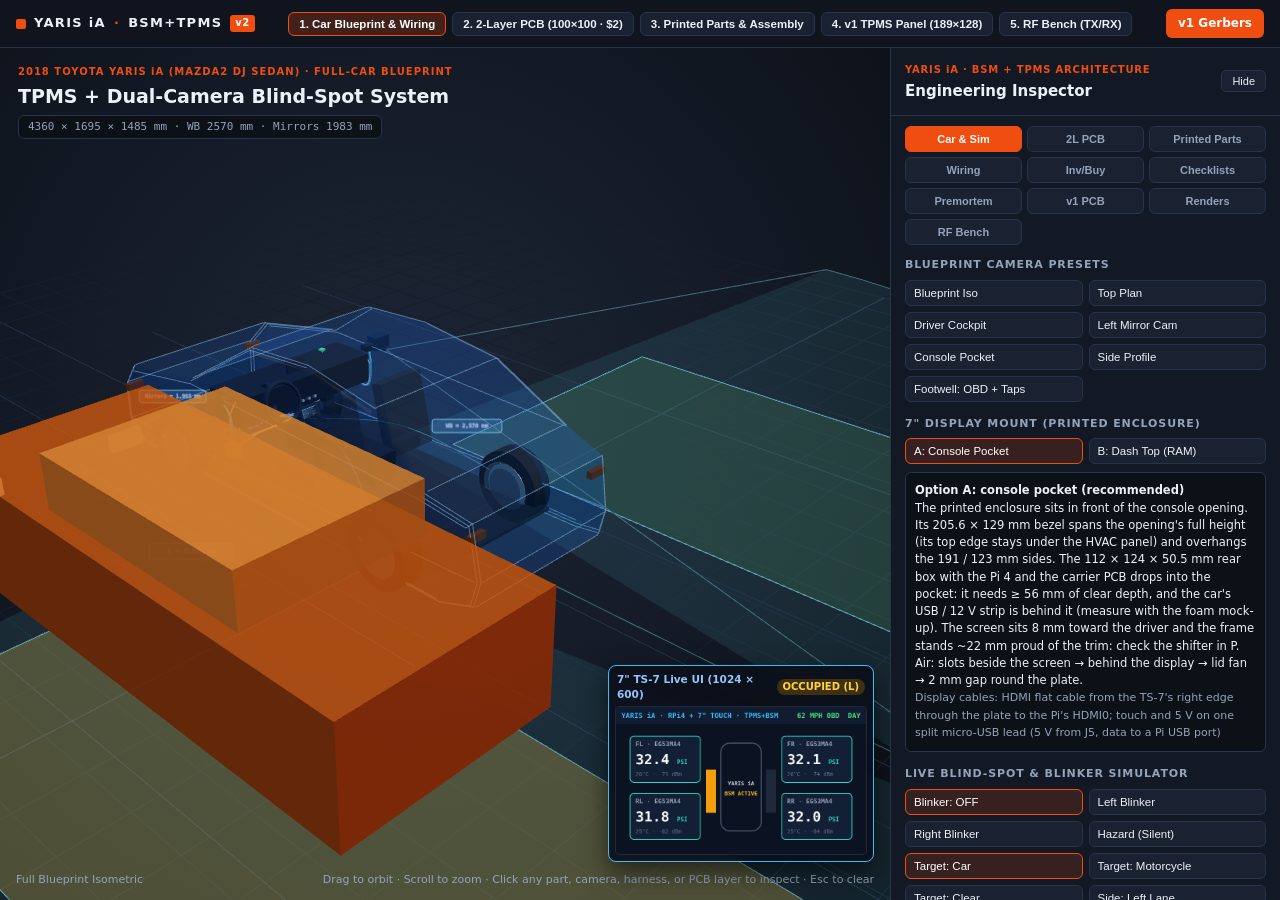
<file: index.html>
<!doctype html>
<html lang="en">
  <meta charset="utf-8" /><title>TPMS Panel (2018 Yaris iA) 3-D viewer</title>
  <script>
    location.replace("04-viewer/viewer/" + location.search + location.hash);
  </script>
  <a href="04-viewer/viewer/">Open the TPMS Panel 3-D viewer</a>
</html>
</file>
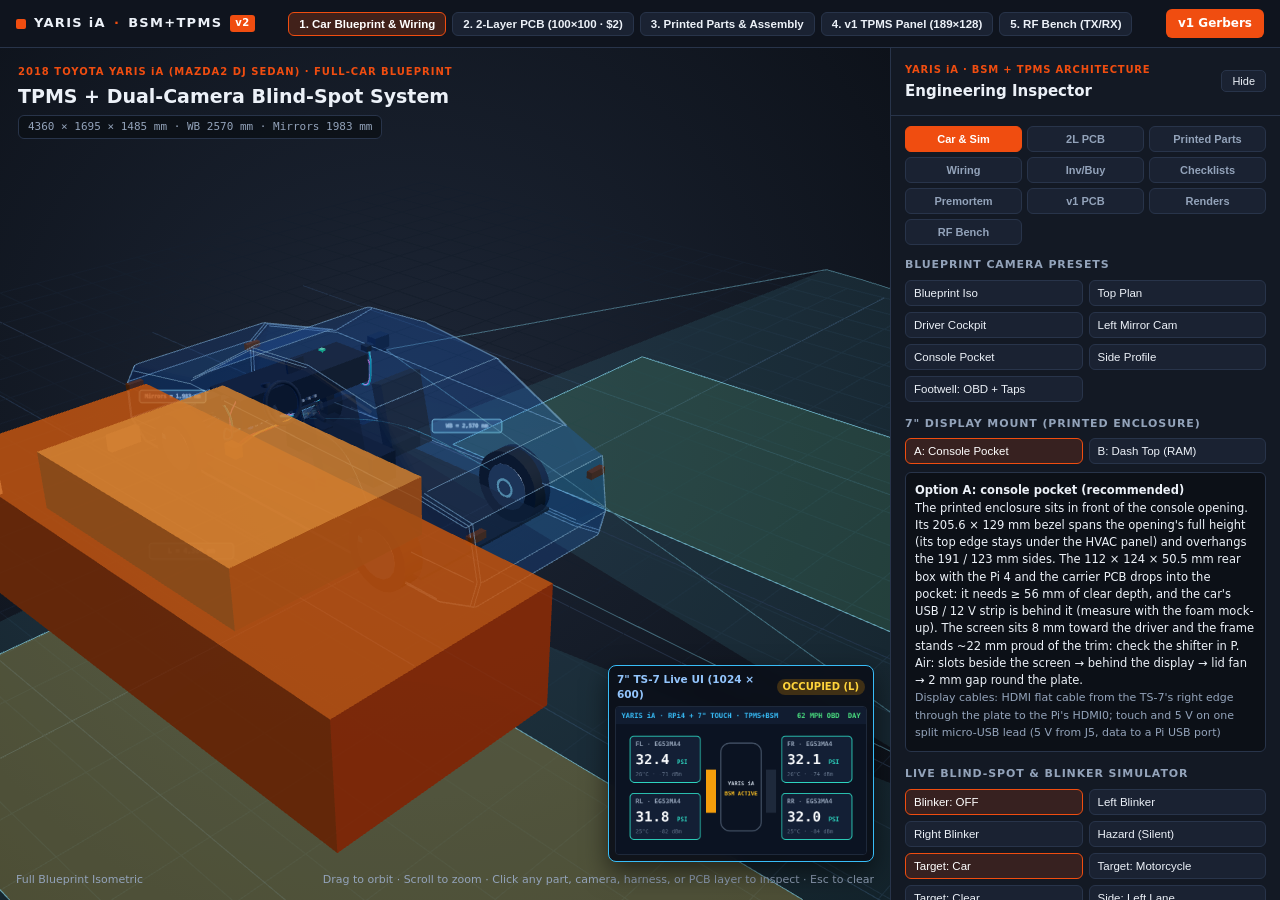
<file: 04-viewer/viewer/index.html>
<!doctype html>
<html lang="en">
  <head>
    <meta charset="utf-8" />
    <meta name="viewport" content="width=device-width,initial-scale=1" />
    <title>2018 Toyota Yaris iA · TPMS + Dual-Camera BSM + 2-Layer PCB 3-D Viewer</title>
    <link rel="icon" href="data:," />
    <link rel="stylesheet" href="style.css" />
    <script type="importmap">
      { "imports": { "three": "./vendor/three.module.js", "three/addons/": "./vendor/addons/" } }
    </script>
  </head>
  <body>
    <header>
      <div class="wordmark"><i></i>YARIS iA<span>·</span>BSM+TPMS <b>v2</b></div>
      <div class="mode-switch" role="tablist" aria-label="3-D Scene Mode">
        <button class="hdr-btn active" id="mode-car" data-mode="car">1. Car Blueprint &amp; Wiring</button>
        <button class="hdr-btn" id="mode-pcb6" data-mode="pcb6">2. 2-Layer PCB (100×100 · $2)</button>
        <button class="hdr-btn" id="mode-parts" data-mode="parts">3. Printed Parts &amp; Assembly</button>
        <button class="hdr-btn" id="mode-v1" data-mode="v1">4. v1 TPMS Panel (189×128)</button>
        <button class="hdr-btn" id="mode-rf" data-mode="rf">5. RF Bench (TX/RX)</button>
      </div>
      <div class="hdr-actions">
        <a href="../../03-manufacturing/production/tpms_panel_gerbers_jlcpcb.zip" download>v1 Gerbers</a>
      </div>
    </header>
    <main>
      <div id="stage" aria-label="2018 Yaris iA TPMS & BSM 3D viewer">
        <div id="scene"></div>
        <canvas id="overlay"></canvas>
        <div class="stage-title">
          <small id="eyebrow">2018 TOYOTA YARIS iA (MAZDA2 DJ SEDAN) · FULL-CAR BLUEPRINT</small>
          <h1 id="stage-title">TPMS + Dual-Camera Blind-Spot System</h1>
          <div id="dimension">4360 × 1695 × 1485 mm · WB 2570 mm · Mirrors 1983 mm</div>
        </div>

        <div id="hud-preview-box">
          <div class="hud-preview-bar">
            <span>7" TS-7 Live UI (1024 × 600)</span>
            <span id="bsm-state-pill" class="pill pass">CLEAR</span>
          </div>
          <canvas id="hud-preview-canvas" width="320" height="188"></canvas>
        </div>

        <div id="inspect-hud" hidden></div>
        <div id="tip" hidden></div>
        <div id="stage-foot">
          <span id="view-label">Full Blueprint Isometric</span>
          <span>Drag to orbit · Scroll to zoom · Click any part, camera, harness, or PCB layer to inspect · Esc to clear</span>
        </div>
        <div id="media" hidden>
          <button id="media-close" class="hud-btn primary">✕ Return to 3-D View</button>
          <img id="studio-img" alt="KiCad 3-D PCB Render" hidden />
          <div id="caption"></div>
        </div>
        <div id="rf-stage" hidden>
          <div class="rf-head">
            <div>
              <small>315.000 MHz ASK/OOK BENCH TELEMETRY</small>
              <h2>USRP B205mini TX ↔ ESP32 + E07-M1101D (CC1101) RX</h2>
            </div>
            <span class="muted">OTA bench only — keep ≥40–50 dB attenuation if cabled</span>
          </div>
          <div class="rf-kpis">
            <div class="rf-kpi"><small>CC1101 Radio</small><div id="rf-kpi-cc"><strong>Offline</strong><span>Connect ESP32</span></div></div>
            <div class="rf-kpi"><small>Live RSSI</small><div id="rf-kpi-rssi"><strong>—</strong><span>Noise floor —</span></div></div>
            <div class="rf-kpi"><small>Carrier Sense</small><div id="rf-kpi-gdo2"><strong>—</strong><span>GDO0=—</span></div></div>
            <div class="rf-kpi"><small>USRP TX</small><div id="rf-kpi-tx"><strong>0 bursts</strong><span>0 EG53 frames</span></div></div>
            <div class="rf-kpi"><small>ESP32 RX</small><div id="rf-kpi-rx"><strong>0 decoded</strong><span>Waiting</span></div></div>
            <div class="rf-kpi"><small>Demod Activity</small><div id="rf-kpi-noise"><strong>0 edges</strong><span>bursts 0 · drop 0</span></div></div>
          </div>
          <div class="rf-card">
            <div class="rf-card-head">
              <span>Live CC1101 RSSI &amp; GDO2 Carrier Sense</span>
              <span class="muted">Cyan: RSSI (dBm) · Green bar: GDO2=1 · Orange band: USRP TX active</span>
            </div>
            <canvas id="rf-rssi-canvas" width="960" height="165"></canvas>
          </div>
          <div class="rf-split">
            <div class="rf-card">
              <div class="rf-card-head">
                <span>Transmitted (USRP B205mini · 315 MHz)</span>
                <span id="rf-tx-count" class="muted">0 burst(s)</span>
              </div>
              <div class="rf-table-wrap">
                <table class="rf-table">
                  <thead><tr><th>#</th><th>Time</th><th>Mode</th><th>ID</th><th>Payload</th><th>Gain</th><th>TX</th><th>RX Match</th></tr></thead>
                  <tbody id="rf-tx-body"></tbody>
                </table>
              </div>
            </div>
            <div class="rf-card">
              <div class="rf-card-head">
                <span>Received (ESP32 + E07-M1101D)</span>
                <span id="rf-rx-count" class="muted">0 frame(s)</span>
              </div>
              <div class="rf-table-wrap">
                <table class="rf-table">
                  <thead><tr><th>Time</th><th>ID</th><th>Pressure</th><th>Temp</th><th>Flags</th><th>RSSI</th><th>Source</th></tr></thead>
                  <tbody id="rf-rx-body"></tbody>
                </table>
              </div>
            </div>
          </div>
          <div class="rf-card">
            <div class="rf-card-head">
              <span>Schrader EG53MA4 ASK/OOK Manchester Waveform</span>
              <span id="rf-wave-meta" class="muted"></span>
            </div>
            <canvas id="rf-wave-canvas" width="960" height="115"></canvas>
          </div>
          <div class="rf-card">
            <div class="rf-card-head">
              <span>ESP32 Live Serial Log</span>
              <span class="muted">115200 baud</span>
            </div>
            <div id="rf-serial-log" class="rf-console"></div>
          </div>
        </div>
      </div>
      <aside>
        <div class="aside-head">
          <div>
            <small id="aside-eyebrow">YARIS iA · BSM + TPMS ARCHITECTURE</small>
            <h2>Engineering Inspector</h2>
          </div>
          <button id="collapse" aria-expanded="true">Hide</button>
        </div>
        <div id="controls">
          <nav aria-label="Inspector tabs" id="tabs"></nav>

          <!-- TAB 1: CAR BLUEPRINT & LIVE BSM SIMULATOR -->
          <section id="tab-car">
            <h3>Blueprint Camera Presets</h3>
            <div class="buttons" id="car-views"></div>

            <h3>7" Display Mount (printed enclosure)</h3>
            <div class="buttons" id="mount-opts">
              <button class="active" data-mount="console_float">A: Console Pocket</button>
              <button data-mount="dash_top">B: Dash Top (RAM)</button>
            </div>
            <div id="mount-desc" class="card"></div>

            <h3>Live Blind-Spot &amp; Blinker Simulator</h3>
            <div class="buttons" id="sim-blinker">
              <button class="active" data-blink="OFF">Blinker: OFF</button>
              <button data-blink="L">Left Blinker</button>
              <button data-blink="R">Right Blinker</button>
              <button data-blink="HAZARD">Hazard (Silent)</button>
            </div>
            <div class="buttons" id="sim-target" style="margin-top:6px;">
              <button class="active" data-target="car">Target: Car</button>
              <button data-target="motorcycle">Target: Motorcycle</button>
              <button data-target="none">Target: Clear</button>
              <button id="btn-target-side">Side: Left Lane</button>
            </div>
            <label class="range">
              Target Position <output id="target-y-out">-2.4 m</output>
              <input type="range" id="target-y" min="-70" max="20" value="-24" />
            </label>
            <label class="range">
              Speed Gate: OBD, else GPS (on ≥ 12, off &lt; 8 mph) <output id="speed-out">62 mph</output>
              <input type="range" id="speed-mph" min="0" max="75" value="62" />
            </label>
            <div class="switches">
              <label><input type="checkbox" id="sim-auto" checked /> Auto-Pass Target</label>
              <label><input type="checkbox" id="sim-audio" /> Beep Audio</label>
              <label><input type="checkbox" id="sim-night" /> Night Dim Mode</label>
              <label><input type="checkbox" id="sim-hud-pip" checked /> Live 7" HUD PiP</label>
            </div>
            <button class="reset" id="btn-tpms-beep">Test TPMS Reminder Beep</button>

            <h3>Blueprint &amp; Harness Layers</h3>
            <div class="switches">
              <label><input type="checkbox" id="car-xray" checked /> X-Ray Body Shell</label>
              <label><input type="checkbox" id="car-fov" checked /> Camera FOV &amp; ROI</label>
              <label><input type="checkbox" id="car-dims" checked /> Blueprint Dims</label>
              <label><input type="checkbox" id="h-cameras" checked /> Mirror USB Cams</label>
              <label><input type="checkbox" id="h-power" checked /> 12 V ACC / 5 V</label>
              <label><input type="checkbox" id="h-signals" checked /> Blinkers (+ CAN ph. 2)</label>
              <label><input type="checkbox" id="h-alerts" checked /> Door LEDs &amp; Piezo</label>
              <label><input type="checkbox" id="h-sensors" checked /> GPS + OBD speed</label>
              <label><input type="checkbox" id="h-rf" checked /> 315 MHz TPMS RF</label>
            </div>
          </section>

          <!-- TAB 2: 2-LAYER 100x100 CARRIER + PRINTED ENCLOSURE -->
          <section id="tab-pcb6" hidden>
            <h3>2-Layer Carrier PCB + Printed Enclosure</h3>
            <div class="buttons" id="pcb6-views"></div>
            <label class="range">
              Explode Layers + Enclosure <output id="pcb6-explode-out">0%</output>
              <input type="range" id="pcb6-explode" min="0" max="100" value="0" />
            </label>
            <div class="switches">
              <label><input type="checkbox" id="pcb6-stack" /> Printed Enclosure + Display + Pi</label>
              <label><input type="checkbox" id="pcb6-xray" /> X-Ray Copper</label>
              <label><input type="checkbox" id="pcb6-subcolor" /> Color by Zone</label>
            </div>
            <div id="enclosure-card" class="card" hidden></div>
            <h3>v1 → v2 Pinout (from pins_v2.h, audited)</h3>
            <div id="v1-v2-pinout" class="scroll-list"></div>
            <h3>Toggle Individual Copper Layers</h3>
            <div id="pcb6-layers" class="layer-list"></div>
            <h3>Click-to-Inspect PCB Blocks</h3>
            <div id="pcb6-blocks" class="scroll-list"></div>
          </section>

          <!-- PRINTED PARTS: every printed part from the generated STL files, assembled and on the print bed -->
          <section id="tab-parts" hidden>
            <h3>Product</h3>
            <div class="buttons" id="parts-products"></div>
            <h3>Views</h3>
            <div class="buttons" id="parts-views"></div>
            <label class="range">
              Explode <output id="parts-explode-out">0%</output>
              <input type="range" id="parts-explode" min="0" max="100" value="0" />
            </label>
            <div class="switches">
              <label><input type="checkbox" id="parts-bought" checked /> Bought parts</label>
              <label><input type="checkbox" id="parts-context" checked /> Car around it</label>
              <label><input type="checkbox" id="parts-section" /> Section cut</label>
              <label><input type="checkbox" id="parts-fov" checked /> Camera view / LED aim</label>
              <label><input type="checkbox" id="parts-glow" checked /> LED blink</label>
              <label><input type="checkbox" id="parts-xray" /> See-through shell</label>
              <label><input type="checkbox" id="parts-spin" /> Turntable</label>
            </div>
            <button class="reset" id="parts-reset">Reset view</button>
            <div id="parts-card" class="card">Loading the parts…</div>
            <h3>Click-to-Inspect Parts</h3>
            <div id="parts-list" class="scroll-list"></div>
          </section>

          <!-- TAB 3: WIRING, POWER & MOUNTING -->
          <section id="tab-wiring" hidden>
            <h3>2018 Yaris iA Blueprint Specs</h3>
            <dl id="bp-dl"></dl>
            <h3>Complete Harness &amp; Routing Schedule</h3>
            <div id="wiring-list" class="scroll-list tall"></div>
            <h3>5V / 12V Automotive Power Budget</h3>
            <div id="power-list"></div>
          </section>

          <!-- TAB 4: INVENTORY VS BUY BOM -->
          <section id="tab-bom" hidden>
            <h3>System BOM: Lab Inventory vs. Buy</h3>
            <div class="filter-pills" id="bom-filter-pills">
              <button class="active" data-src="ALL">All</button>
              <button data-src="INVENTORY">In Inventory ($0)</button>
              <button data-src="BUY">Buy List</button>
              <button data-src="OPTIONAL">Optional</button>
            </div>
            <input type="search" id="sys-bom-search" placeholder="Search RPi4, Starvis, CC1101, 2-layer, piezo..." />
            <div id="sys-bom-summary" class="card" style="margin-top:0;margin-bottom:8px;"></div>
            <div id="sys-bom-list" class="scroll-list tall"></div>
          </section>

          <!-- TAB 5: INTERACTIVE CHECKLISTS -->
          <section id="tab-checklists" hidden>
            <div class="filter-pills" id="chk-subtabs">
              <button class="active" data-chk="collect">Collect (<span id="chk-cnt-collect">0/0</span>)</button>
              <button data-chk="buy">Buy (<span id="chk-cnt-buy">0/0</span>)</button>
              <button data-chk="measure">Measure (<span id="chk-cnt-measure">0/0</span>)</button>
              <button data-chk="bench">Bench tests (<span id="chk-cnt-bench">0/0</span>)</button>
              <button data-chk="tools">Tools (<span id="chk-cnt-tools">0/0</span>)</button>
              <button data-chk="steps">Build steps (<span id="chk-cnt-steps">0/0</span>)</button>
            </div>
            <div class="prog-wrap"><div id="chk-prog-bar" class="prog-bar"></div></div>
            <div id="chk-prog-label" class="muted" style="margin-bottom:8px;"></div>
            <div id="chk-list" class="scroll-list xtall"></div>
            <button class="reset" id="chk-reset">Reset All Checklists</button>
          </section>

          <!-- TAB 6: PREMORTEM, CORRECTIONS AND THE ORDER GATE (generated from PREMORTEM_v2.md) -->
          <section id="tab-premortem" hidden>
            <h3>Can the v2 PCB be ordered?</h3>
            <div id="gate-verdict" class="card" style="margin-top:0;"></div>
            <div id="gate-list" class="scroll-list"></div>
            <h3>Premortem: <span id="pm-count"></span></h3>
            <div class="filter-pills" id="pm-status-pills">
              <button class="active" data-st="all">All</button>
              <button data-st="fixed">Fixed</button>
              <button data-st="you">Needs you</button>
              <button data-st="plan">Plan</button>
              <button data-st="phase2">Phase 2 (CAN, radar)</button>
              <button data-st="accepted">Accepted</button>
            </div>
            <select id="pm-category" aria-label="Premortem group"></select>
            <div id="premortem-list" class="scroll-list xtall"></div>
            <div class="muted" style="margin-top:6px;">Source: <a href="../../00-project-management/PREMORTEM_v2.md" target="_blank">PREMORTEM_v2.md</a> (synced by 04-viewer/sync_plan.py)</div>
          </section>

          <!-- TAB 5: ORIGINAL v1 TPMS PCB (189x128 KiCad) -->
          <section id="tab-v1" hidden>
            <h3>v1 TPMS Panel (189×128 KiCad STEP)</h3>
            <div class="buttons" id="views"></div>
            <h3>Color mode</h3>
            <div class="buttons" id="colors"></div>
            <label class="range">
              Explode v1 PCB <output id="amount">0%</output>
              <input type="range" id="explode" min="0" max="100" value="0" />
            </label>
            <div class="switches">
              <label><input type="checkbox" id="xray" /> X-ray PCB</label>
              <label><input type="checkbox" id="section" /> Section cut</label>
              <label><input type="checkbox" id="spin" /> Turntable</label>
              <label><input type="checkbox" id="show-all-btn" checked /> All parts visible</label>
            </div>
            <button class="reset" id="reset">Reset v1 view &amp; restore hidden parts</button>
            <h3>v1 BOM Components (<span id="part-count">0</span>)</h3>
            <input type="search" id="filter" placeholder="Filter by ESP32, CC1101, OLED, LED, U3..." />
            <div id="bom-list"></div>
          </section>

          <!-- TAB 6: RENDERS, GERBERS & FIRMWARE -->
          <section id="tab-docs" hidden>
            <h3>KiCad 10 Ray-Traced v1 PCB Renders</h3>
            <div id="studio-list"></div>
            <button class="reset" id="back-3d">← Return to Interactive 3-D</button>
            <h3>Downloads &amp; Manufacturing Files</h3>
            <div id="dl-list"></div>
            <h3>v1 Hardware &amp; ESP32 Bring-Up Firmware</h3>
            <dl id="hw-dl"></dl>
            <dl id="fw-dl" style="margin-top:8px;"></dl>
          </section>

          <!-- TAB 7: LIVE RF BENCH (USRP B205mini TX + ESP32/E07-M1101D RX) -->
          <section id="tab-rf" hidden>
            <h3>ESP32 + E07-M1101D Serial</h3>
            <select id="rf-port-select" class="rf-input" aria-label="ESP32 Serial Port"></select>
            <div class="buttons" style="margin-top:6px;">
              <button id="rf-btn-connect" class="accent-btn">Connect</button>
              <button id="rf-btn-disconnect">Disconnect</button>
              <button id="rf-btn-reset">Reset ESP32</button>
              <button id="rf-btn-dump">Dump Regs (d)</button>
              <button id="rf-btn-profile">Next Profile (p)</button>
              <button id="rf-btn-raw">Toggle Raw (r)</button>
              <button id="rf-btn-squelch" title="RF-01 RSSI squelch gate: compare decode rate and idle noise edges with it on and off">Toggle Squelch (g)</button>
            </div>
            <div id="rf-esp-status" class="card">Disconnected</div>

            <h3>USRP B205mini Transmitter (315 MHz)</h3>
            <div id="rf-usrp-status" class="card">Checking UHD...</div>
            <button id="rf-btn-probe" class="reset">Re-scan USRP (uhd_find_devices)</button>

            <h3>Simulate TX Signal</h3>
            <div id="rf-tx-presets" class="buttons" style="margin-bottom:6px;">
              <button data-id="0x123456" data-psi="31.9" data-temp="77" data-flags="0x058F2001">FL 123456 · 31.9 psi</button>
              <button data-id="0xABCDEF" data-psi="35.0" data-temp="68" data-flags="0x058F2002">FR ABCDEF · 35.0 psi</button>
              <button data-id="0x2FC871" data-psi="33.0" data-temp="72" data-flags="0x058F2001">RL 2FC871 · 33.0 psi</button>
              <button data-id="0x3495AC" data-psi="24.0" data-temp="80" data-flags="0x058F2001">Low 3495AC · 24.0 psi</button>
            </div>
            <div class="rf-form">
              <label>Mode
                <select id="rf-tx-mode" class="rf-input">
                  <option value="eg53ma4">Schrader EG53MA4 (ASK/OOK)</option>
                  <option value="cw">315.000 MHz CW Pulse</option>
                </select>
              </label>
              <label>Sensor ID (hex) <input id="rf-tx-id" class="rf-input" value="0x123456" /></label>
              <label>Pressure (psi) <input id="rf-tx-psi" class="rf-input" type="number" step="0.1" value="31.9" /></label>
              <label>Temp (°F) <input id="rf-tx-temp" class="rf-input" type="number" value="77" /></label>
              <label>Flags (hex) <input id="rf-tx-flags" class="rf-input" value="0x058F2001" /></label>
              <label>Repeats / Burst <input id="rf-tx-repeats" class="rf-input" type="number" min="1" max="4" value="1" /></label>
              <label>Burst Count <input id="rf-tx-count-in" class="rf-input" type="number" min="1" max="10" value="6" /></label>
            </div>
            <label class="range">
              B205mini TX Gain (safe OTA ≤ 55 dB) <output id="rf-tx-gain-out">45 dB</output>
              <input type="range" id="rf-tx-gain" min="0" max="55" value="45" />
            </label>
            <div class="buttons">
              <button id="rf-btn-tx" class="accent-btn">▶ Transmit Burst</button>
              <button id="rf-btn-clear">Clear Logs</button>
            </div>
            <div id="rf-tx-msg" class="muted" style="margin-top:6px;"></div>

            <h3>CC1101 Live Registers</h3>
            <dl id="rf-regs-dl"></dl>
          </section>
        </div>
      </aside>
    </main>
    <script type="module" src="app.js"></script>
  </body>
</html>
</file>
<file: 04-viewer/viewer/style.css>
:root {
  --bg: #0c1017;
  --panel: #131924;
  --panel-2: #1a2232;
  --line: #28344a;
  --ink: #ecf1f8;
  --muted: #93a3ba;
  --accent: #f04d10;
  --ok: #2fb344;
  --warn: #f59f00;
  --bad: #e03131;
}
* { box-sizing: border-box; }
html, body { margin: 0; height: 100%; background: var(--bg); color: var(--ink); font: 13px/1.45 system-ui, -apple-system, Segoe UI, sans-serif; overflow: hidden; }
header { height: 48px; display: flex; align-items: center; justify-content: space-between; padding: 0 16px; border-bottom: 1px solid var(--line); background: #0f141e; gap: 14px; }
.wordmark { font-weight: 800; letter-spacing: 0.1em; display: flex; align-items: center; gap: 8px; white-space: nowrap; }
.wordmark i { width: 10px; height: 10px; border-radius: 2px; background: var(--accent); display: inline-block; }
.wordmark span { color: var(--accent); }
.wordmark b { background: var(--accent); color: #fff; font-size: 10px; padding: 1px 5px; border-radius: 3px; letter-spacing: 0.05em; }
.titlebar { color: var(--muted); font-size: 12px; overflow: hidden; text-overflow: ellipsis; white-space: nowrap; }
.hdr-actions { display: flex; align-items: center; gap: 8px; flex-shrink: 0; }
.hdr-btn { background: var(--panel-2); color: var(--ink); border: 1px solid var(--line); padding: 5px 10px; border-radius: 6px; font-weight: 600; font-size: 11.5px; cursor: pointer; }
.hdr-btn.active { border-color: var(--accent); background: rgba(240, 77, 16, 0.22); color: #fff; }
header a { color: #fff; background: var(--accent); text-decoration: none; padding: 6px 12px; border-radius: 6px; font-weight: 600; font-size: 12px; white-space: nowrap; }
main { display: grid; grid-template-columns: 1fr 390px; height: calc(100% - 48px); }
main.collapsed { grid-template-columns: 1fr 44px; }
main.collapsed #controls, main.collapsed .aside-head > div { display: none; }
main.collapsed .aside-head { padding: 10px 4px; justify-content: center; border-bottom: 0; }
main.collapsed #collapse { writing-mode: vertical-rl; padding: 10px 4px; }
#stage { position: relative; background: radial-gradient(circle at 45% 42%, #1d2636 0%, #0b0f16 100%); overflow: hidden; }
#scene { width: 100%; height: 100%; }
#overlay { position: absolute; inset: 0; width: 100%; height: 100%; pointer-events: none; z-index: 2; }
#callout-layer { position: absolute; inset: 0; pointer-events: none; z-index: 3; overflow: hidden; }
.callout-pill {
  position: absolute; transform: translate(-50%, -50%); pointer-events: auto;
  display: inline-flex; align-items: center; gap: 5px;
  background: rgba(12, 16, 23, 0.86); border: 1px solid rgba(147, 163, 186, 0.42);
  color: #edf3fc; font-size: 10.5px; font-weight: 600; padding: 2px 7px; border-radius: 99px;
  cursor: pointer; white-space: nowrap; backdrop-filter: blur(4px);
  box-shadow: 0 3px 10px rgba(0, 0, 0, 0.45);
}
.callout-pill:hover, .callout-pill.active { border-color: var(--accent); background: rgba(240, 77, 16, 0.28); color: #fff; }
.callout-pill .x-btn {
  display: inline-flex; align-items: center; justify-content: center;
  width: 14px; height: 14px; border-radius: 99px; font-size: 10px; line-height: 1;
  color: var(--muted); background: rgba(255, 255, 255, 0.08);
}
.callout-pill .x-btn:hover { background: var(--bad); color: #fff; }
.stage-title { position: absolute; left: 18px; right: 18px; top: 14px; pointer-events: none; z-index: 3; }
.stage-title small { color: var(--accent); font-weight: 700; letter-spacing: 0.1em; font-size: 10px; }
.stage-title h1 { margin: 2px 0 0; font-size: 19px; font-weight: 700; }
#dimension { display: inline-block; margin-top: 5px; background: rgba(12, 16, 23, 0.82); border: 1px solid var(--line); padding: 3px 9px; border-radius: 6px; font-family: ui-monospace, monospace; font-size: 11px; color: var(--muted); }
#plate-banner {
  position: absolute; left: 18px; top: 68px; right: 18px; z-index: 4;
  background: rgba(15, 20, 30, 0.92); border: 1px solid var(--accent); border-radius: 8px;
  padding: 8px 12px; display: flex; justify-content: space-between; align-items: center; gap: 10px;
  box-shadow: 0 8px 24px rgba(0, 0, 0, 0.45);
}
#plate-banner[hidden] { display: none; }
.plate-banner-btns { display: flex; gap: 6px; flex-shrink: 0; }
#inspect-hud {
  position: absolute; left: 16px; bottom: 38px; width: 340px; max-width: calc(100% - 32px); z-index: 4;
  background: rgba(13, 18, 28, 0.94); border: 1px solid var(--accent); border-radius: 9px;
  padding: 11px 13px; box-shadow: 0 12px 30px rgba(0, 0, 0, 0.58); backdrop-filter: blur(6px);
  font-size: 12px; line-height: 1.45;
}
#inspect-hud[hidden] { display: none; }
.hud-top { display: flex; justify-content: space-between; align-items: flex-start; gap: 8px; margin-bottom: 6px; }
.hud-top strong { font-size: 13.5px; color: #fff; }
.hud-grid { display: grid; grid-template-columns: auto 1fr; gap: 2px 10px; margin: 6px 0; font-size: 11.5px; }
.hud-grid span:nth-child(odd) { color: var(--muted); }
.hud-actions { display: flex; flex-wrap: wrap; gap: 5px; margin-top: 8px; }
.hud-btn {
  background: var(--panel-2); color: var(--ink); border: 1px solid var(--line);
  border-radius: 5px; padding: 4px 8px; font-size: 11px; font-weight: 600; cursor: pointer; text-decoration: none;
}
.hud-btn:hover { border-color: var(--accent); color: #fff; }
.hud-btn.primary { background: var(--accent); border-color: var(--accent); color: #fff; }
#tip {
  position: fixed; pointer-events: none; z-index: 20;
  background: rgba(12, 16, 23, 0.94); border: 1px solid var(--line); color: #fff;
  padding: 4px 8px; border-radius: 5px; font-size: 11.5px; white-space: nowrap;
  box-shadow: 0 4px 12px rgba(0, 0, 0, 0.45);
}
#tip[hidden] { display: none; }
#stage-foot { position: absolute; left: 16px; right: 16px; bottom: 12px; display: flex; justify-content: space-between; font-size: 11px; color: var(--muted); pointer-events: none; z-index: 3; }
#media { position: absolute; inset: 0; background: rgba(9, 12, 18, 0.97); display: flex; flex-direction: column; align-items: center; justify-content: center; padding: 18px; gap: 10px; z-index: 6; }
#media[hidden] { display: none; }
#media-close { position: absolute; top: 14px; right: 16px; }
#media video, #media img { max-width: 100%; max-height: calc(100% - 58px); border-radius: 8px; border: 1px solid var(--line); box-shadow: 0 12px 32px rgba(0, 0, 0, 0.55); }
#caption { color: var(--muted); font-size: 12px; text-align: center; }
aside { background: var(--panel); border-left: 1px solid var(--line); display: flex; flex-direction: column; overflow: hidden; }
.aside-head { padding: 12px 14px; border-bottom: 1px solid var(--line); display: flex; align-items: center; justify-content: space-between; }
.aside-head small { color: var(--accent); font-size: 10px; letter-spacing: 0.08em; font-weight: 700; }
.aside-head h2 { margin: 2px 0 0; font-size: 15px; }
#collapse { background: var(--panel-2); color: var(--ink); border: 1px solid var(--line); border-radius: 5px; padding: 4px 10px; cursor: pointer; font-size: 11px; }
#controls { flex: 1; overflow-y: auto; padding: 10px 14px 18px; }
nav#tabs { display: grid; grid-template-columns: repeat(3, 1fr); gap: 5px; margin-bottom: 12px; }
nav#tabs button { background: var(--panel-2); color: var(--muted); border: 1px solid var(--line); border-radius: 6px; padding: 6px 4px; cursor: pointer; font-size: 11px; font-weight: 600; }
nav#tabs button.active { background: var(--accent); color: #fff; border-color: var(--accent); }
section h3 { font-size: 11px; text-transform: uppercase; letter-spacing: 0.08em; color: var(--muted); margin: 14px 0 7px; }
section h3:first-child { margin-top: 2px; }
.buttons { display: grid; grid-template-columns: repeat(2, 1fr); gap: 6px; }
.buttons button { background: var(--panel-2); color: var(--ink); border: 1px solid var(--line); border-radius: 6px; padding: 6px 8px; cursor: pointer; font-size: 11.5px; text-align: left; }
.buttons button.active { border-color: var(--accent); background: rgba(240, 77, 16, 0.16); color: #fff; }
.filter-pills { display: flex; flex-wrap: wrap; gap: 4px; margin-bottom: 8px; }
.filter-pills button { background: var(--panel-2); color: var(--muted); border: 1px solid var(--line); border-radius: 5px; padding: 3px 8px; font-size: 11px; cursor: pointer; font-weight: 600; }
.filter-pills button.active { border-color: var(--accent); background: rgba(240, 77, 16, 0.2); color: #fff; }
.range { display: block; margin: 8px 0; font-size: 12px; color: var(--ink); }
.range output { float: right; color: var(--accent); font-family: ui-monospace, monospace; font-weight: 700; }
.range input { width: 100%; accent-color: var(--accent); margin-top: 4px; }
.switches { display: grid; grid-template-columns: 1fr 1fr; gap: 6px; margin: 8px 0; font-size: 11.5px; }
.switches label { display: flex; align-items: center; gap: 6px; background: var(--panel-2); border: 1px solid var(--line); padding: 6px 7px; border-radius: 6px; cursor: pointer; }
.reset { width: 100%; margin-top: 8px; background: var(--panel-2); color: var(--ink); border: 1px solid var(--line); border-radius: 6px; padding: 7px; cursor: pointer; font-weight: 600; font-size: 12px; }
.reset:hover { border-color: var(--accent); }
.accent-btn { background: rgba(240, 77, 16, 0.2); border-color: var(--accent); color: #fff; }
input[type="search"] { width: 100%; background: var(--bg); color: var(--ink); border: 1px solid var(--line); border-radius: 6px; padding: 6px 8px; margin-bottom: 6px; }
#part-list, #gate-list, #fit-list, #plates, #solo-parts, #studio-list, #clips { display: flex; flex-direction: column; gap: 5px; max-height: 240px; overflow-y: auto; }
.item-btn { background: var(--panel-2); color: var(--ink); border: 1px solid var(--line); border-radius: 6px; padding: 7px 9px; cursor: pointer; text-align: left; display: flex; justify-content: space-between; align-items: center; gap: 8px; font-size: 11.5px; }
.item-btn:hover, .item-btn.active { border-color: var(--accent); background: rgba(240, 77, 16, 0.14); }
.item-btn.dim { opacity: 0.45; }
.pill { font-size: 10px; font-weight: 700; padding: 1px 6px; border-radius: 99px; white-space: nowrap; }
.pill.pass { background: rgba(47, 179, 68, 0.2); color: #69db7c; }
.pill.fail { background: rgba(224, 49, 49, 0.2); color: #ff8787; }
.pill.fs { background: rgba(224, 49, 49, 0.22); color: #ffa8a8; }
.pill.ns { background: rgba(47, 179, 68, 0.22); color: #8ce99a; }
.pill.pa { background: rgba(245, 159, 0, 0.22); color: #ffd43b; }
.card { margin-top: 8px; background: var(--bg); border: 1px solid var(--line); border-radius: 6px; padding: 9px; font-size: 11.5px; line-height: 1.5; }
dl { display: grid; grid-template-columns: 1fr auto; gap: 5px 10px; margin: 0; background: var(--bg); border: 1px solid var(--line); border-radius: 6px; padding: 8px 10px; }
dt { color: var(--muted); font-size: 11.5px; }
dd { margin: 0; font-family: ui-monospace, monospace; font-weight: 700; font-size: 11.5px; color: var(--ink); }
.badges { display: flex; flex-wrap: wrap; gap: 5px; margin-bottom: 8px; }
.muted { color: var(--muted); font-size: 11px; }
.mode-switch { display: flex; align-items: center; gap: 6px; overflow-x: auto; }
#hud-preview-box {
  position: absolute; right: 16px; bottom: 38px; width: 266px; z-index: 4;
  background: rgba(11, 16, 26, 0.92); border: 1px solid #38bdf8; border-radius: 8px;
  padding: 6px; box-shadow: 0 10px 26px rgba(0, 0, 0, 0.55); backdrop-filter: blur(5px);
}
#hud-preview-box[hidden] { display: none; }
.hud-preview-bar {
  display: flex; justify-content: space-between; align-items: center;
  font-size: 10.5px; font-weight: 700; color: #93c5fd; margin-bottom: 4px; padding: 0 2px;
}
#hud-preview-canvas {
  width: 100%; height: auto; display: block; border-radius: 4px; border: 1px solid #1e293b;
}
.layer-list { display: flex; flex-direction: column; gap: 5px; }
.layer-row {
  display: flex; align-items: center; gap: 7px; background: var(--panel-2);
  border: 1px solid var(--line); border-radius: 6px; padding: 5px 8px; font-size: 11px; cursor: pointer;
}
.layer-swatch { width: 10px; height: 10px; border-radius: 2px; flex-shrink: 0; }
.scroll-list { display: flex; flex-direction: column; gap: 5px; max-height: 240px; overflow-y: auto; }
.scroll-list.tall { max-height: 360px; }
.scroll-list.xtall { max-height: 520px; }
.prog-wrap { height: 7px; background: var(--bg); border: 1px solid var(--line); border-radius: 99px; overflow: hidden; margin-bottom: 5px; }
.prog-bar { height: 100%; width: 0%; background: linear-gradient(90deg, #10b981, #38bdf8); transition: width 0.2s ease; }
.chk-row {
  display: flex; align-items: flex-start; gap: 8px; background: var(--bg);
  border: 1px solid var(--line); border-radius: 6px; padding: 7px 9px; font-size: 11px; line-height: 1.4; cursor: pointer;
}
.chk-row.done { opacity: 0.58; border-color: rgba(47, 179, 68, 0.45); }
.chk-row.done .chk-txt { text-decoration: line-through; color: var(--muted); }
.chk-row input { margin-top: 2px; accent-color: #10b981; flex-shrink: 0; }
.chk-phase { color: #38bdf8; font-family: ui-monospace, monospace; font-size: 10px; font-weight: 700; text-transform: uppercase; margin-bottom: 2px; }
.pm-fix { margin-top: 4px; padding-top: 4px; border-top: 1px dashed var(--line); color: #86efac; }
.wire-card {
  background: var(--bg); border: 1px solid var(--line); border-radius: 6px; padding: 7px 9px; font-size: 11px; line-height: 1.45;
}
.wire-card strong { color: #fff; font-size: 11.5px; }
.wire-meta { color: #38bdf8; font-family: ui-monospace, monospace; font-size: 10.5px; margin: 2px 0; }
.pill.inv { background: rgba(16, 185, 129, 0.22); color: #34d399; }
.pill.buy { background: rgba(240, 77, 16, 0.22); color: #fb923c; }
.pill.opt { background: rgba(56, 189, 248, 0.22); color: #7dd3fc; }
.pill.danger { background: rgba(239, 68, 68, 0.28); color: #fca5a5; }
#pm-category { width: 100%; background: var(--bg); color: var(--ink); border: 1px solid var(--line); border-radius: 6px; padding: 5px 7px; margin: 6px 0; font-size: 11px; }
.wire-card code { font-family: ui-monospace, monospace; font-size: 10px; background: rgba(148, 163, 184, 0.14); padding: 0 3px; border-radius: 3px; }
.wire-card a, .card a { color: #7dd3fc; }
#pm-status-pills, #chk-subtabs { flex-wrap: wrap; }
#sim-inline-video { width: 100%; border-radius: 6px; border: 1px solid var(--line); background: #000; margin-top: 4px; }
canvas#chart { width: 100%; height: 155px; background: var(--bg); border: 1px solid var(--line); border-radius: 6px; margin-top: 4px; }
#rf-stage {
  position: absolute; inset: 0; overflow-y: auto; padding: 14px 18px 22px; z-index: 5;
  background: radial-gradient(circle at 30% 10%, #151e2e 0%, #090d14 100%);
  display: flex; flex-direction: column; gap: 10px;
}
#rf-stage[hidden] { display: none; }
.rf-head { display: flex; justify-content: space-between; align-items: flex-end; gap: 12px; flex-wrap: wrap; }
.rf-head small { color: var(--accent); font-weight: 700; letter-spacing: 0.1em; font-size: 10px; }
.rf-head h2 { margin: 2px 0 0; font-size: 17px; }
.rf-kpis { display: grid; grid-template-columns: repeat(6, minmax(115px, 1fr)); gap: 8px; }
.rf-kpi { background: var(--panel); border: 1px solid var(--line); border-radius: 7px; padding: 8px 10px; }
.rf-kpi small { display: block; color: var(--muted); font-size: 10px; text-transform: uppercase; letter-spacing: 0.06em; }
.rf-kpi strong { display: block; font-size: 14px; font-family: ui-monospace, monospace; margin-top: 2px; color: #fff; }
.rf-kpi span { font-size: 10.5px; color: var(--muted); }
.rf-ok-txt { color: #69db7c !important; }
.rf-warn-txt { color: #ffd43b !important; }
.rf-card { background: var(--panel); border: 1px solid var(--line); border-radius: 8px; padding: 9px 11px; display: flex; flex-direction: column; gap: 6px; }
.rf-card-head { display: flex; justify-content: space-between; align-items: center; gap: 8px; font-size: 11.5px; font-weight: 700; color: #dbe7f7; }
#rf-rssi-canvas, #rf-wave-canvas { width: 100%; height: auto; display: block; border-radius: 6px; border: 1px solid var(--line); }
.rf-split { display: grid; grid-template-columns: 1fr 1fr; gap: 10px; }
.rf-table-wrap { max-height: 210px; overflow-y: auto; border: 1px solid var(--line); border-radius: 6px; background: var(--bg); }
.rf-table { width: 100%; border-collapse: collapse; font-size: 11px; font-family: ui-monospace, monospace; }
.rf-table th { position: sticky; top: 0; background: #131a27; color: var(--muted); text-align: left; padding: 5px 7px; font-size: 10px; border-bottom: 1px solid var(--line); }
.rf-table td { padding: 5px 7px; border-bottom: 1px solid rgba(40, 52, 74, 0.5); white-space: nowrap; }
.rf-table tbody tr { cursor: pointer; }
.rf-table tbody tr:hover { background: rgba(56, 189, 248, 0.08); }
.rf-table tbody tr.active-row { background: rgba(240, 77, 16, 0.16); }
.rf-console {
  max-height: 165px; overflow-y: auto; background: #070a10; border: 1px solid var(--line); border-radius: 6px;
  padding: 7px 9px; font-family: ui-monospace, monospace; font-size: 11px; line-height: 1.45;
}
.ser-line span { color: #64748b; margin-right: 6px; }
.ser-rx { color: #69db7c; }
.ser-tx { color: #fb923c; }
.ser-cc { color: #7dd3fc; }
.ser-other { color: #ffd43b; }
.ser-err { color: #ff8787; }
.ser-stat { color: #94a3b8; }
.rf-form { display: grid; grid-template-columns: 1fr 1fr; gap: 6px; margin-bottom: 4px; }
.rf-form label { display: flex; flex-direction: column; gap: 2px; font-size: 10.5px; color: var(--muted); }
.rf-form label:first-child { grid-column: 1 / -1; }
.rf-input { width: 100%; background: var(--bg); color: var(--ink); border: 1px solid var(--line); border-radius: 5px; padding: 5px 7px; font-size: 11.5px; font-family: ui-monospace, monospace; }
@media (max-width: 1180px) {
  .rf-kpis { grid-template-columns: repeat(3, 1fr); }
  .rf-split { grid-template-columns: 1fr; }
}
@media (max-width: 820px) {
  main { grid-template-columns: 1fr; grid-template-rows: 52% 48%; }
  main.collapsed { grid-template-columns: 1fr; grid-template-rows: 1fr 44px; }
  main.collapsed .aside-head { padding: 6px 8px; }
  main.collapsed #collapse { writing-mode: horizontal-tb; padding: 4px 10px; }
  aside { border-left: 0; border-top: 1px solid var(--line); }
}
</file>
